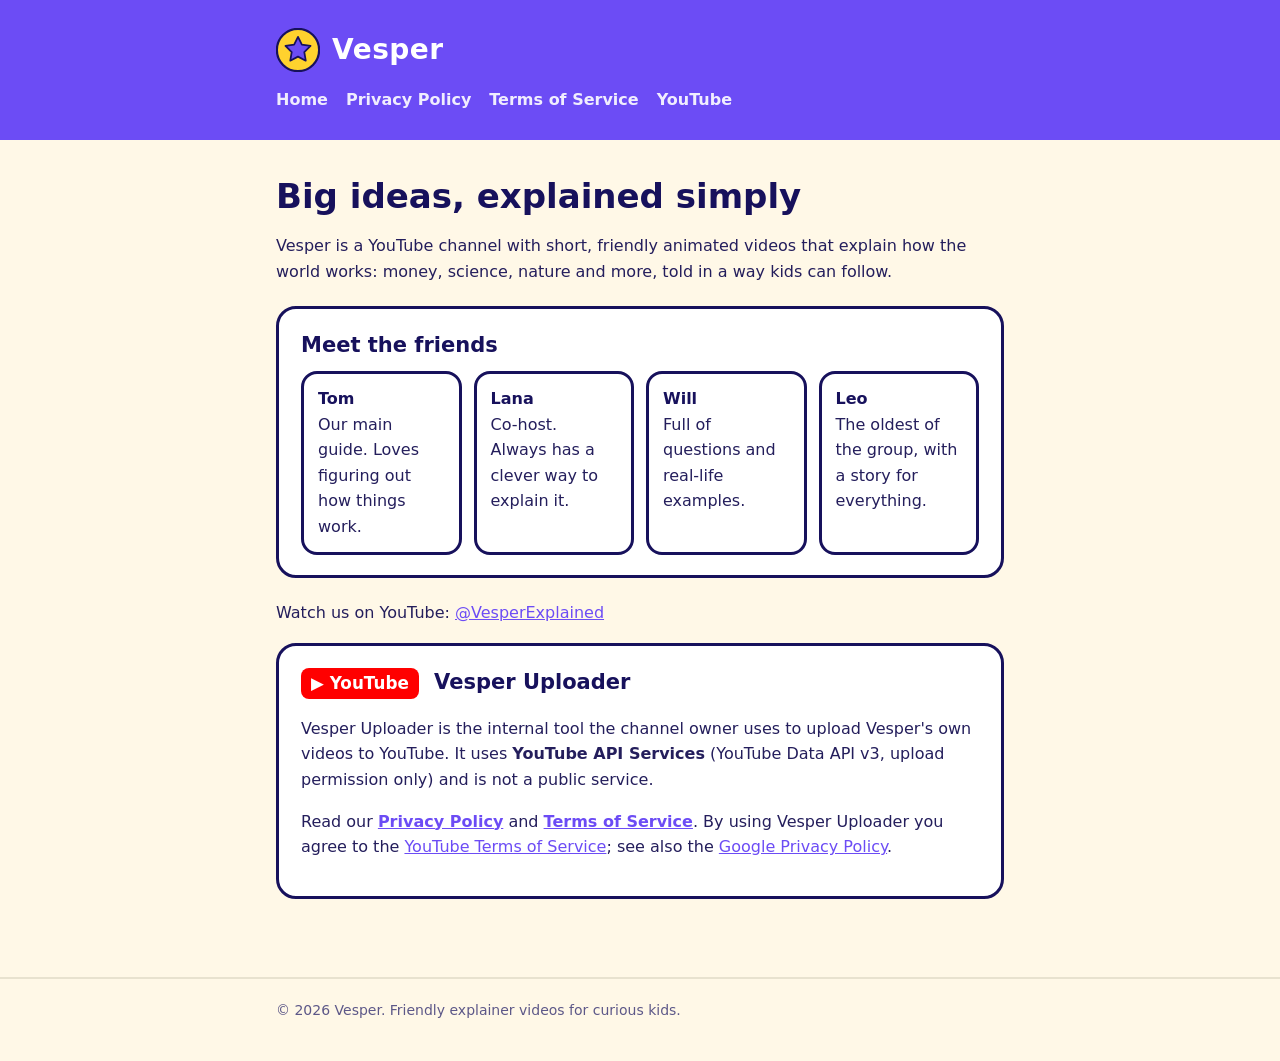
<file: index.html>
<!doctype html>
<html lang="en">
<head>
<meta charset="utf-8">
<meta name="viewport" content="width=device-width, initial-scale=1">
<title>Vesper</title>
<meta name="description" content="Vesper makes short, friendly explainer videos for kids.">
<link rel="stylesheet" href="style.css">
</head>
<body>
<header><div class="wrap">
  <a class="brand" href="./"><svg viewBox="-50 -50 100 100" aria-hidden="true"><circle r="48" fill="#FFD22E" stroke="#17115C" stroke-width="5"/><polygon points="0,-30 8.8,-12.1 28.5,-9.3 14.3,4.6 17.6,24.3 0,15 -17.6,24.3 -14.3,4.6 -28.5,-9.3 -8.8,-12.1" fill="#6C4CF5" stroke="#17115C" stroke-width="4" stroke-linejoin="round"/></svg><b>Vesper</b></a>
  <nav><a href="./">Home</a><a href="privacy.html">Privacy Policy</a><a href="terms.html">Terms of Service</a><a href="https://www.youtube.com/@VesperExplained">YouTube</a></nav>
</div></header>
<main><div class="wrap">
<h1>Big ideas, explained simply</h1>
<p>Vesper is a YouTube channel with short, friendly animated videos that explain how the world works: money, science, nature and more, told in a way kids can follow.</p>
<div class="card">
  <h2 style="margin-top:0">Meet the friends</h2>
  <div class="cast">
    <div><b>Tom</b>Our main guide. Loves figuring out how things work.</div>
    <div><b>Lana</b>Co-host. Always has a clever way to explain it.</div>
    <div><b>Will</b>Full of questions and real-life examples.</div>
    <div><b>Leo</b>The oldest of the group, with a story for everything.</div>
  </div>
</div>
<p>Watch us on YouTube: <a href="https://www.youtube.com/@VesperExplained">@VesperExplained</a></p>
<div class="card yt">
  <h2 style="margin-top:0"><span class="ytbadge">&#9654; YouTube</span> Vesper Uploader</h2>
  <p>Vesper Uploader is the internal tool the channel owner uses to upload Vesper's own videos to YouTube. It uses <b>YouTube API Services</b> (YouTube Data API v3, upload permission only) and is not a public service.</p>
  <p>Read our <a href="privacy.html"><b>Privacy Policy</b></a> and <a href="terms.html"><b>Terms of Service</b></a>. By using Vesper Uploader you agree to the <a href="https://www.youtube.com/t/terms">YouTube Terms of Service</a>; see also the <a href="https://policies.google.com/privacy">Google Privacy Policy</a>.</p>
</div>
</div></main>
<footer><div class="wrap">© 2026 Vesper. Friendly explainer videos for curious kids.</div></footer>
</body>
</html>
</file>
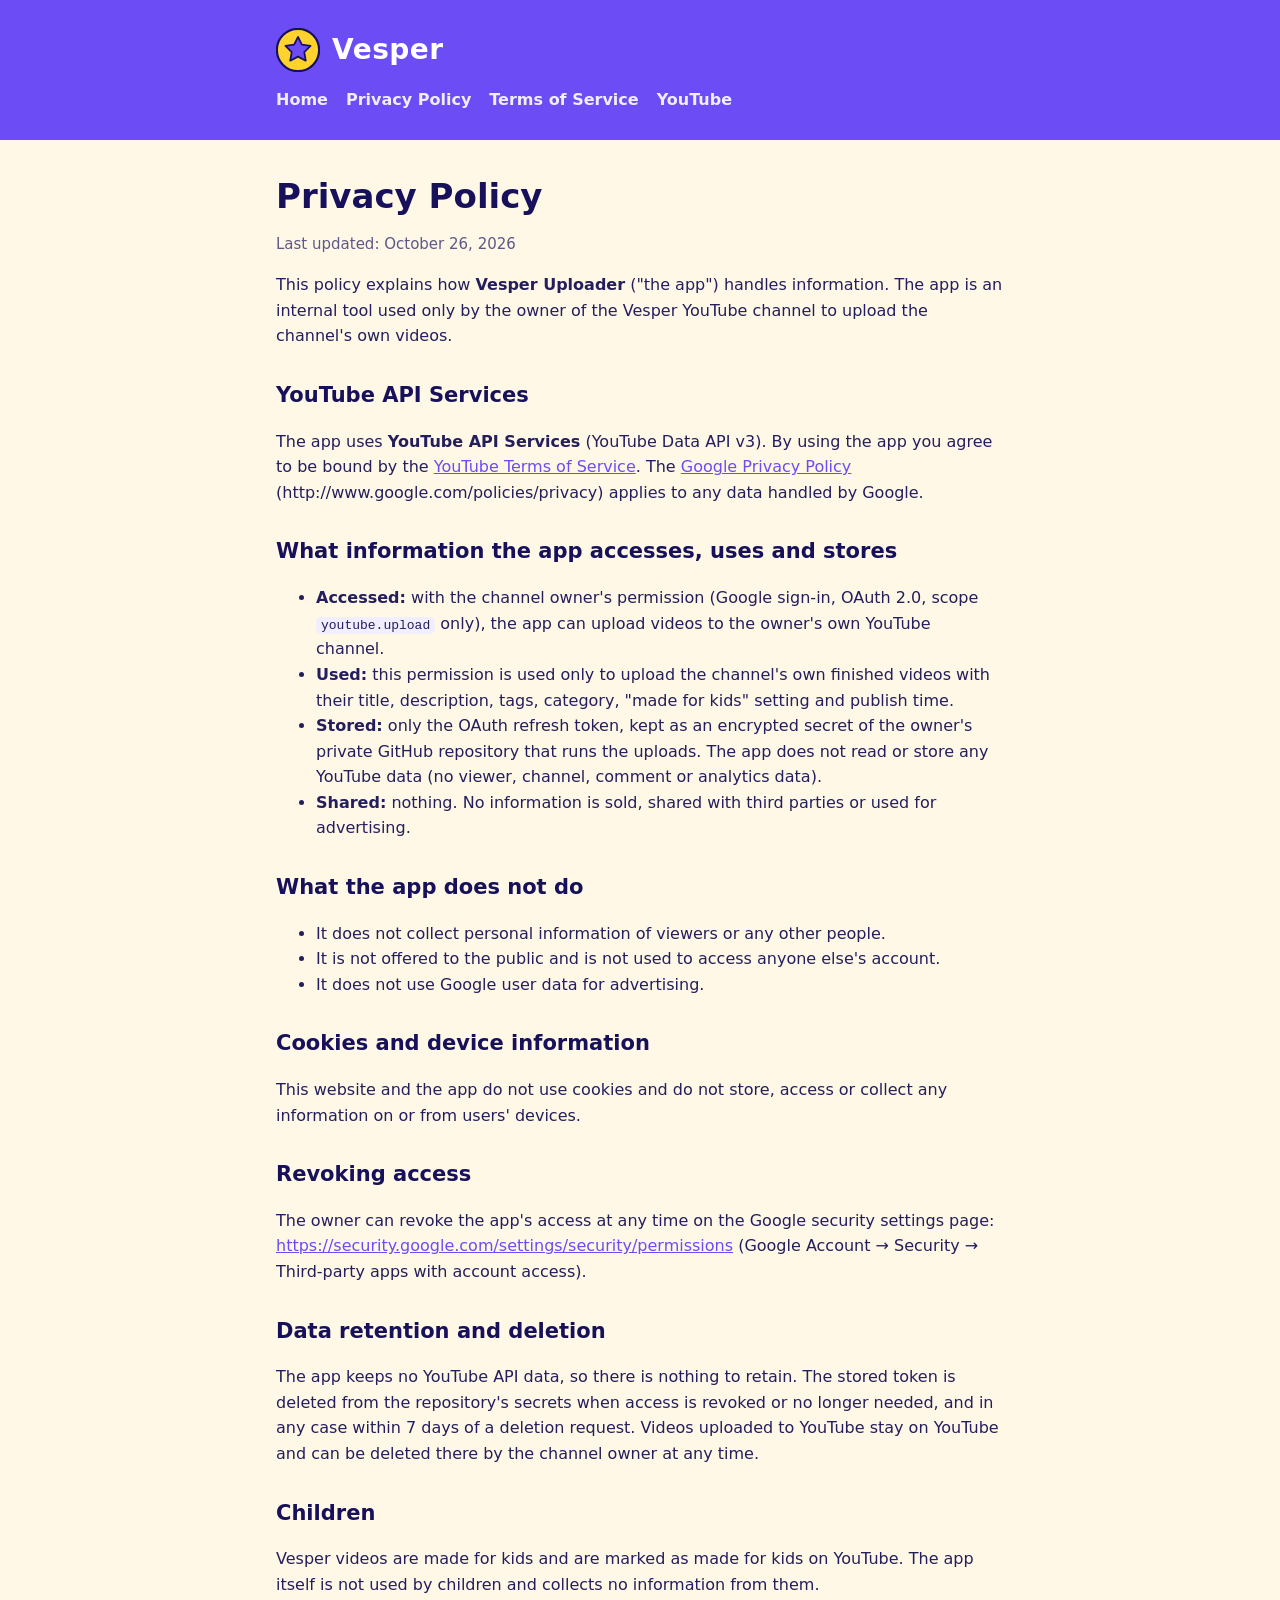
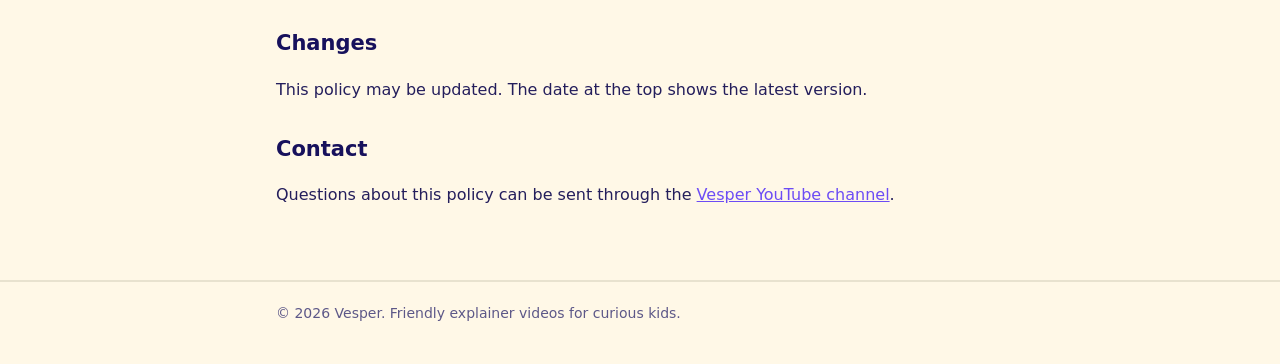
<file: privacy.html>
<!doctype html>
<html lang="en">
<head>
<meta charset="utf-8">
<meta name="viewport" content="width=device-width, initial-scale=1">
<title>Privacy Policy | Vesper</title>
<meta name="description" content="Privacy Policy for Vesper and the Vesper Uploader tool.">
<link rel="stylesheet" href="style.css">
</head>
<body>
<header><div class="wrap">
  <a class="brand" href="./"><svg viewBox="-50 -50 100 100" aria-hidden="true"><circle r="48" fill="#FFD22E" stroke="#17115C" stroke-width="5"/><polygon points="0,-30 8.8,-12.1 28.5,-9.3 14.3,4.6 17.6,24.3 0,15 -17.6,24.3 -14.3,4.6 -28.5,-9.3 -8.8,-12.1" fill="#6C4CF5" stroke="#17115C" stroke-width="4" stroke-linejoin="round"/></svg><b>Vesper</b></a>
  <nav><a href="./">Home</a><a href="privacy.html">Privacy Policy</a><a href="terms.html">Terms of Service</a><a href="https://www.youtube.com/@VesperExplained">YouTube</a></nav>
</div></header>
<main><div class="wrap">
<h1>Privacy Policy</h1>
<p class="muted">Last updated: October 26, 2026</p>
<p>This policy explains how <b>Vesper Uploader</b> ("the app") handles information. The app is an internal tool used only by the owner of the Vesper YouTube channel to upload the channel's own videos.</p>
<h2>YouTube API Services</h2>
<p>The app uses <b>YouTube API Services</b> (YouTube Data API v3). By using the app you agree to be bound by the <a href="https://www.youtube.com/t/terms">YouTube Terms of Service</a>. The <a href="https://policies.google.com/privacy">Google Privacy Policy</a> (http://www.google.com/policies/privacy) applies to any data handled by Google.</p>
<h2>What information the app accesses, uses and stores</h2>
<ul>
  <li><b>Accessed:</b> with the channel owner's permission (Google sign-in, OAuth 2.0, scope <code>youtube.upload</code> only), the app can upload videos to the owner's own YouTube channel.</li>
  <li><b>Used:</b> this permission is used only to upload the channel's own finished videos with their title, description, tags, category, "made for kids" setting and publish time.</li>
  <li><b>Stored:</b> only the OAuth refresh token, kept as an encrypted secret of the owner's private GitHub repository that runs the uploads. The app does not read or store any YouTube data (no viewer, channel, comment or analytics data).</li>
  <li><b>Shared:</b> nothing. No information is sold, shared with third parties or used for advertising.</li>
</ul>
<h2>What the app does not do</h2>
<ul>
  <li>It does not collect personal information of viewers or any other people.</li>
  <li>It is not offered to the public and is not used to access anyone else's account.</li>
  <li>It does not use Google user data for advertising.</li>
</ul>
<h2>Cookies and device information</h2>
<p>This website and the app do not use cookies and do not store, access or collect any information on or from users' devices.</p>
<h2>Revoking access</h2>
<p>The owner can revoke the app's access at any time on the Google security settings page: <a href="https://security.google.com/settings/security/permissions">https://security.google.com/settings/security/permissions</a> (Google Account &rarr; Security &rarr; Third-party apps with account access).</p>
<h2>Data retention and deletion</h2>
<p>The app keeps no YouTube API data, so there is nothing to retain. The stored token is deleted from the repository's secrets when access is revoked or no longer needed, and in any case within 7 days of a deletion request. Videos uploaded to YouTube stay on YouTube and can be deleted there by the channel owner at any time.</p>
<h2>Children</h2>
<p>Vesper videos are made for kids and are marked as made for kids on YouTube. The app itself is not used by children and collects no information from them.</p>
<h2>Changes</h2>
<p>This policy may be updated. The date at the top shows the latest version.</p>
<h2>Contact</h2>
<p>Questions about this policy can be sent through the <a href="https://www.youtube.com/@VesperExplained">Vesper YouTube channel</a>.</p>
</div></main>
<footer><div class="wrap">© 2026 Vesper. Friendly explainer videos for curious kids.</div></footer>
</body>
</html>
</file>
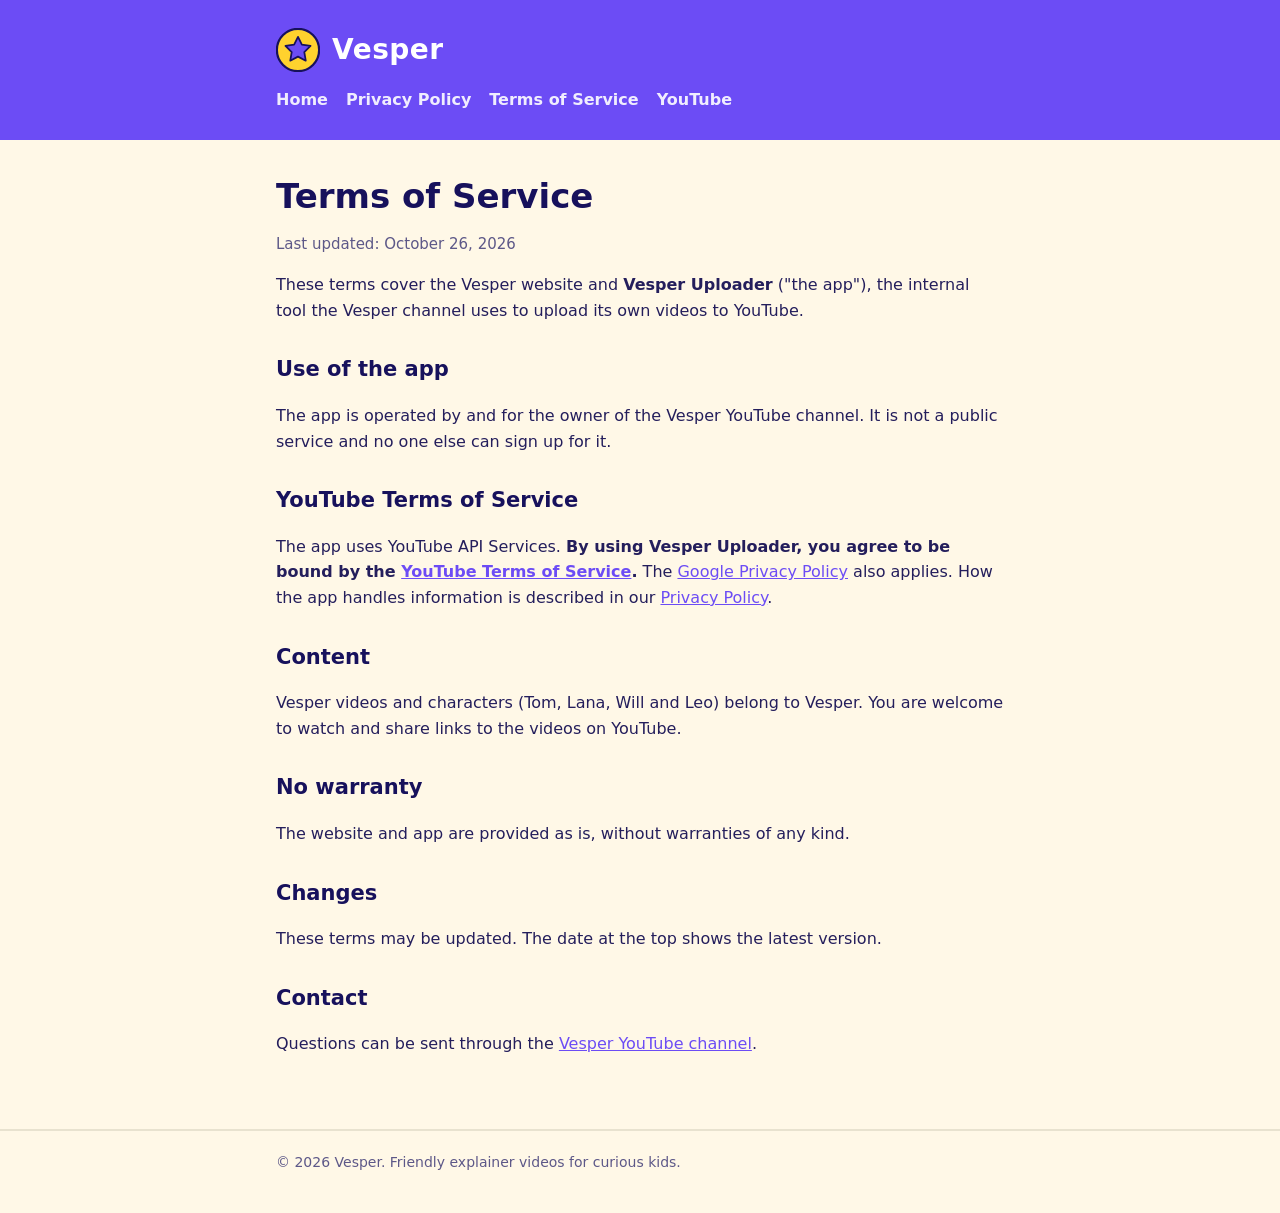
<file: terms.html>
<!doctype html>
<html lang="en">
<head>
<meta charset="utf-8">
<meta name="viewport" content="width=device-width, initial-scale=1">
<title>Terms of Service | Vesper</title>
<meta name="description" content="Terms of Service for Vesper and the Vesper Uploader tool.">
<link rel="stylesheet" href="style.css">
</head>
<body>
<header><div class="wrap">
  <a class="brand" href="./"><svg viewBox="-50 -50 100 100" aria-hidden="true"><circle r="48" fill="#FFD22E" stroke="#17115C" stroke-width="5"/><polygon points="0,-30 8.8,-12.1 28.5,-9.3 14.3,4.6 17.6,24.3 0,15 -17.6,24.3 -14.3,4.6 -28.5,-9.3 -8.8,-12.1" fill="#6C4CF5" stroke="#17115C" stroke-width="4" stroke-linejoin="round"/></svg><b>Vesper</b></a>
  <nav><a href="./">Home</a><a href="privacy.html">Privacy Policy</a><a href="terms.html">Terms of Service</a><a href="https://www.youtube.com/@VesperExplained">YouTube</a></nav>
</div></header>
<main><div class="wrap">
<h1>Terms of Service</h1>
<p class="muted">Last updated: October 26, 2026</p>
<p>These terms cover the Vesper website and <b>Vesper Uploader</b> ("the app"), the internal tool the Vesper channel uses to upload its own videos to YouTube.</p>
<h2>Use of the app</h2>
<p>The app is operated by and for the owner of the Vesper YouTube channel. It is not a public service and no one else can sign up for it.</p>
<h2>YouTube Terms of Service</h2>
<p>The app uses YouTube API Services. <b>By using Vesper Uploader, you agree to be bound by the <a href="https://www.youtube.com/t/terms">YouTube Terms of Service</a>.</b> The <a href="https://policies.google.com/privacy">Google Privacy Policy</a> also applies. How the app handles information is described in our <a href="privacy.html">Privacy Policy</a>.</p>
<h2>Content</h2>
<p>Vesper videos and characters (Tom, Lana, Will and Leo) belong to Vesper. You are welcome to watch and share links to the videos on YouTube.</p>
<h2>No warranty</h2>
<p>The website and app are provided as is, without warranties of any kind.</p>
<h2>Changes</h2>
<p>These terms may be updated. The date at the top shows the latest version.</p>
<h2>Contact</h2>
<p>Questions can be sent through the <a href="https://www.youtube.com/@VesperExplained">Vesper YouTube channel</a>.</p>
</div></main>
<footer><div class="wrap">© 2026 Vesper. Friendly explainer videos for curious kids.</div></footer>
</body>
</html>
</file>
<file: style.css>
:root { --purple:#6C4CF5; --yellow:#FFD22E; --navy:#17115C; --cream:#FFF8E7; --text:#241E5C; }
* { box-sizing:border-box; }
body { margin:0; font-family:'Inter',system-ui,-apple-system,Segoe UI,Roboto,sans-serif; color:var(--text); background:var(--cream); line-height:1.6; }
header { background:var(--purple); color:#fff; padding:28px 16px; }
.wrap { max-width:760px; margin:0 auto; padding:0 16px; }
.brand { display:flex; align-items:center; gap:12px; text-decoration:none; color:#fff; }
.brand svg { width:44px; height:44px; flex:none; }
.brand b { font-size:28px; font-weight:900; letter-spacing:.5px; }
nav { margin-top:14px; display:flex; gap:18px; flex-wrap:wrap; }
nav a { color:#fff; opacity:.9; font-weight:600; text-decoration:none; }
nav a:hover { opacity:1; text-decoration:underline; }
main { padding:36px 0 56px; }
h1 { font-size:34px; line-height:1.2; margin:0 0 12px; color:var(--navy); }
h2 { font-size:21px; margin:30px 0 8px; color:var(--navy); }
.card { background:#fff; border:3px solid var(--navy); border-radius:20px; padding:20px 22px; margin:22px 0; }
.cast { display:grid; grid-template-columns:repeat(auto-fit,minmax(150px,1fr)); gap:12px; }
.cast div { background:#fff; border:3px solid var(--navy); border-radius:16px; padding:12px 14px; }
.cast b { display:block; color:var(--navy); }
a { color:var(--purple); }
footer { border-top:2px solid #e8e2cf; padding:20px 0 40px; font-size:14px; color:#5d5888; }
.muted { color:#5d5888; font-size:15px; }

.ytbadge{display:inline-block;background:#FF0000;color:#fff;border-radius:8px;padding:2px 10px;font-size:.8em;margin-right:8px;vertical-align:middle}
.card.yt{margin-top:18px}
code{background:#F1EEFF;padding:1px 5px;border-radius:5px}
</file>
